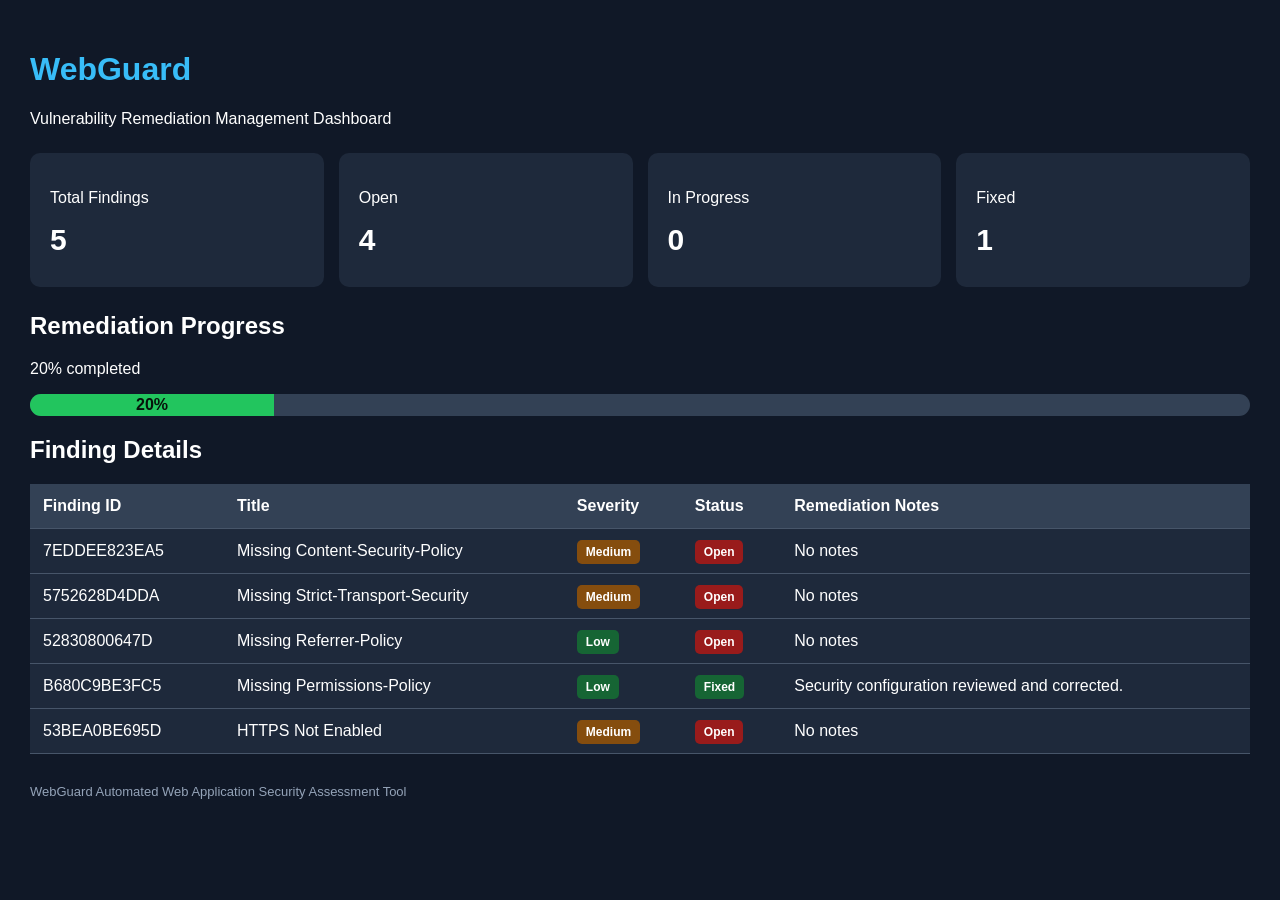
<file: reports/remediation-dashboard.html>
<!DOCTYPE html>
    <html>
    <head>
        <title>WebGuard Remediation Dashboard</title>

        <style>
            body {
                font-family: Arial, sans-serif;
                background: #101827;
                color: white;
                margin: 0;
                padding: 30px;
            }

            h1 {
                color: #38bdf8;
            }

            .cards {
                display: grid;
                grid-template-columns: repeat(auto-fit, minmax(160px, 1fr));
                gap: 15px;
                margin: 25px 0;
            }

            .card {
                background: #1e293b;
                padding: 20px;
                border-radius: 10px;
            }

            .card h2 {
                font-size: 30px;
                margin: 10px 0;
            }

            .progress-container {
                background: #334155;
                height: 22px;
                border-radius: 20px;
                overflow: hidden;
                margin: 15px 0;
            }

            .progress-bar {
                height: 100%;
                width: 20%;
                background: #22c55e;
                text-align: center;
                color: #07130b;
                font-weight: bold;
                line-height: 22px;
            }

            table {
                width: 100%;
                border-collapse: collapse;
                background: #1e293b;
                margin-top: 20px;
            }

            th, td {
                padding: 13px;
                border-bottom: 1px solid #475569;
                text-align: left;
            }

            th {
                background: #334155;
            }

            .status, .severity {
                padding: 5px 9px;
                border-radius: 5px;
                font-size: 12px;
                font-weight: bold;
            }

            .fixed, .low {
                background: #166534;
            }

            .open, .high {
                background: #991b1b;
            }

            .in-progress, .medium {
                background: #854d0e;
            }

            .info {
                background: #1d4ed8;
            }

            .footer {
                margin-top: 30px;
                color: #94a3b8;
                font-size: 13px;
            }
        </style>
    </head>

    <body>

        <h1>WebGuard</h1>
        <p>Vulnerability Remediation Management Dashboard</p>

        <div class="cards">

            <div class="card">
                <p>Total Findings</p>
                <h2>5</h2>
            </div>

            <div class="card">
                <p>Open</p>
                <h2>4</h2>
            </div>

            <div class="card">
                <p>In Progress</p>
                <h2>0</h2>
            </div>

            <div class="card">
                <p>Fixed</p>
                <h2>1</h2>
            </div>

        </div>

        <h2>Remediation Progress</h2>

        <p>20% completed</p>

        <div class="progress-container">
            <div class="progress-bar">20%</div>
        </div>

        <h2>Finding Details</h2>

        <table>
            <tr>
                <th>Finding ID</th>
                <th>Title</th>
                <th>Severity</th>
                <th>Status</th>
                <th>Remediation Notes</th>
            </tr>

            
        <tr>
            <td>7EDDEE823EA5</td>
            <td>Missing Content-Security-Policy</td>
            <td>
                <span class="severity medium">
                    Medium
                </span>
            </td>
            <td>
                <span class="status open">
                    Open
                </span>
            </td>
            <td>No notes</td>
        </tr>
        
        <tr>
            <td>5752628D4DDA</td>
            <td>Missing Strict-Transport-Security</td>
            <td>
                <span class="severity medium">
                    Medium
                </span>
            </td>
            <td>
                <span class="status open">
                    Open
                </span>
            </td>
            <td>No notes</td>
        </tr>
        
        <tr>
            <td>52830800647D</td>
            <td>Missing Referrer-Policy</td>
            <td>
                <span class="severity low">
                    Low
                </span>
            </td>
            <td>
                <span class="status open">
                    Open
                </span>
            </td>
            <td>No notes</td>
        </tr>
        
        <tr>
            <td>B680C9BE3FC5</td>
            <td>Missing Permissions-Policy</td>
            <td>
                <span class="severity low">
                    Low
                </span>
            </td>
            <td>
                <span class="status fixed">
                    Fixed
                </span>
            </td>
            <td>Security configuration reviewed and corrected.</td>
        </tr>
        
        <tr>
            <td>53BEA0BE695D</td>
            <td>HTTPS Not Enabled</td>
            <td>
                <span class="severity medium">
                    Medium
                </span>
            </td>
            <td>
                <span class="status open">
                    Open
                </span>
            </td>
            <td>No notes</td>
        </tr>
        

        </table>

        <div class="footer">
            WebGuard Automated Web Application Security Assessment Tool
        </div>

    </body>
    </html>
</file>
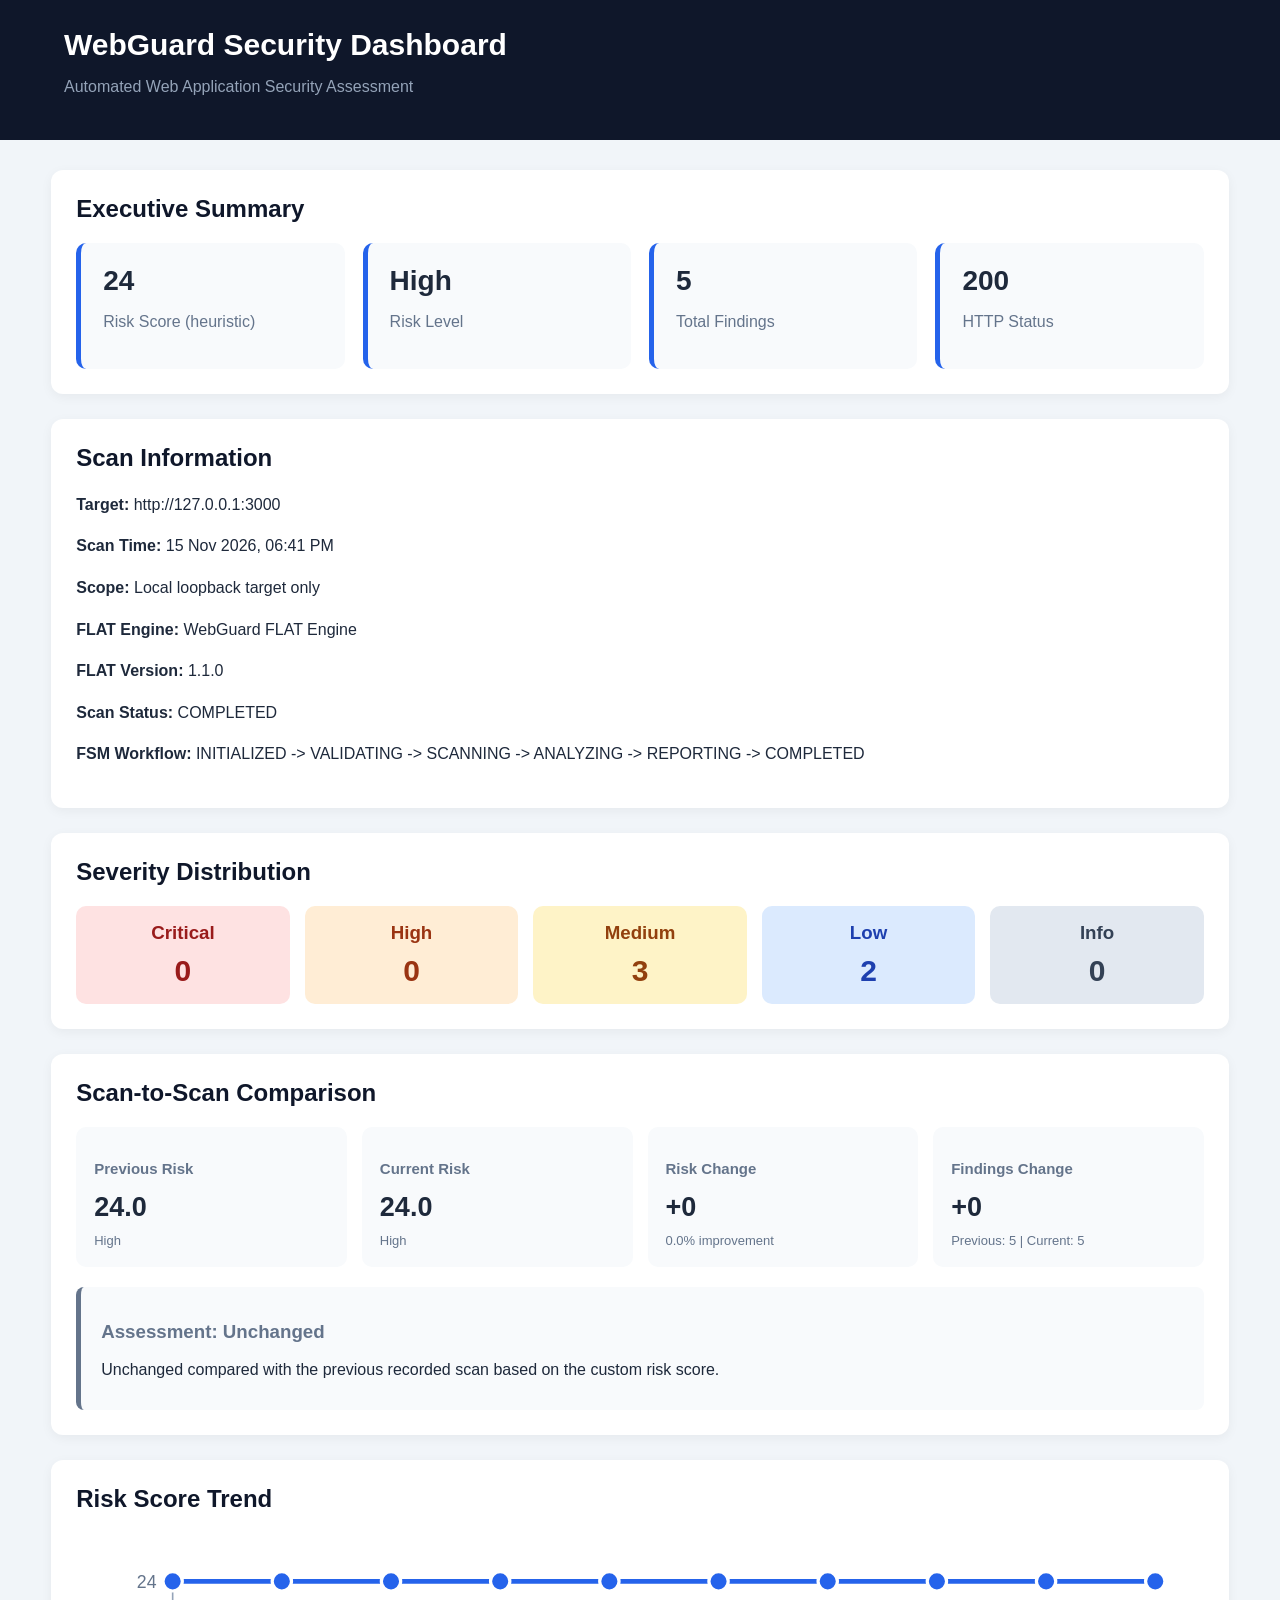
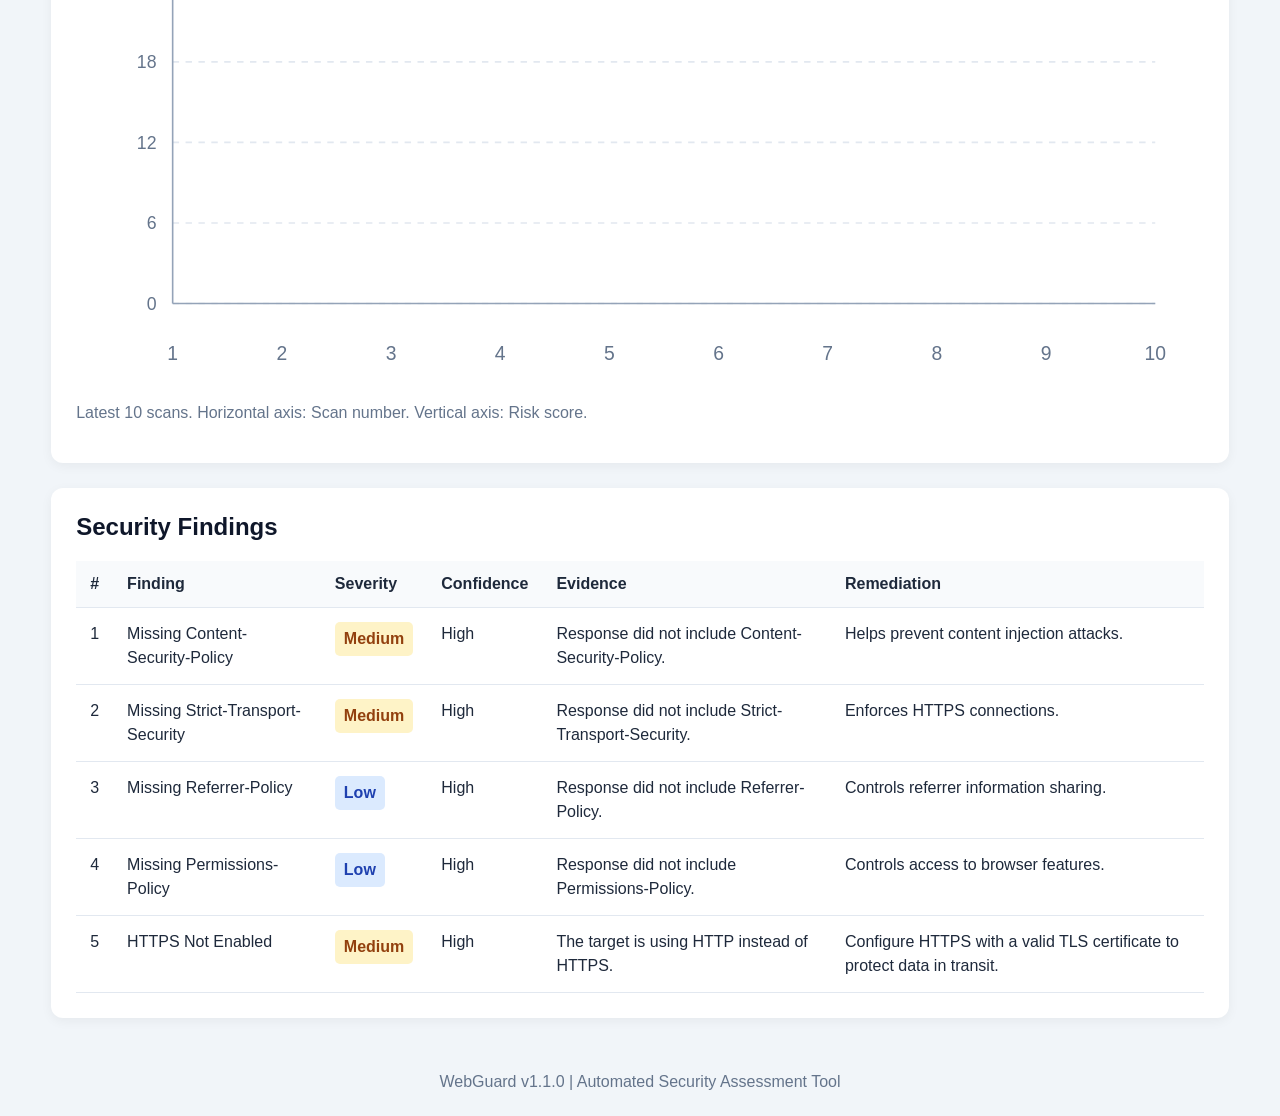
<file: reports/webguard-report.html>
<!DOCTYPE html>
<html lang="en">

<head>
    <meta charset="UTF-8">

    <meta name="viewport"
          content="width=device-width, initial-scale=1.0">

    <title>WebGuard Security Dashboard</title>

    <style>
        * {
            box-sizing: border-box;
        }

        body {
            margin: 0;
            font-family: Arial, sans-serif;
            background: #f1f5f9;
            color: #1e293b;
        }

        header {
            background: #0f172a;
            color: white;
            padding: 28px 5%;
        }

        header h1 {
            margin: 0;
            font-size: 30px;
        }

        header p {
            color: #94a3b8;
        }

        main {
            width: 92%;
            max-width: 1400px;
            margin: 30px auto;
        }

        .section {
            background: white;
            padding: 25px;
            margin-bottom: 25px;
            border-radius: 12px;
            box-shadow: 0 3px 12px rgba(0,0,0,0.05);
        }

        .section h2 {
            margin-top: 0;
            color: #0f172a;
        }

        .overview {
            display: grid;
            grid-template-columns: repeat(
                auto-fit,
                minmax(180px, 1fr)
            );
            gap: 18px;
        }

        .metric {
            padding: 22px;
            background: #f8fafc;
            border-radius: 10px;
            border-left: 5px solid #2563eb;
        }

        .metric h3 {
            margin: 0;
            font-size: 28px;
            overflow-wrap: anywhere;
        }

        .metric p {
            color: #64748b;
        }

        .severity-grid,
        .comparison-grid {
            display: grid;
            grid-template-columns: repeat(
                auto-fit,
                minmax(150px, 1fr)
            );
            gap: 15px;
        }

        .severity-card {
            padding: 16px;
            border-radius: 10px;
            text-align: center;
        }

        .severity-card h3 {
            margin: 0;
        }

        .severity-card p {
            font-size: 30px;
            font-weight: bold;
            margin: 10px 0 0;
        }

        .critical {
            background: #fee2e2;
            color: #991b1b;
        }

        .high {
            background: #ffedd5;
            color: #9a3412;
        }

        .medium {
            background: #fef3c7;
            color: #92400e;
        }

        .low {
            background: #dbeafe;
            color: #1e40af;
        }

        .info {
            background: #e2e8f0;
            color: #334155;
        }

        .comparison-card {
            padding: 18px;
            background: #f8fafc;
            border-radius: 10px;
        }

        .comparison-card h3 {
            font-size: 15px;
            color: #64748b;
        }

        .comparison-card p {
            font-size: 27px;
            font-weight: bold;
            margin: 8px 0;
        }

        .comparison-card span {
            font-size: 13px;
            color: #64748b;
        }

        .assessment {
            margin-top: 20px;
            padding: 15px 20px;
            background: #f8fafc;
            border-radius: 8px;
        }

        .tag {
            padding: 5px 9px;
            border-radius: 5px;
            font-weight: bold;
            display: inline-block;
        }

        .table-container {
            overflow-x: auto;
        }

        table {
            width: 100%;
            border-collapse: collapse;
            min-width: 900px;
        }

        th, td {
            padding: 14px;
            text-align: left;
            border-bottom: 1px solid #e2e8f0;
            vertical-align: top;
        }

        th {
            background: #f8fafc;
        }

        td {
            line-height: 1.5;
        }

        .empty {
            text-align: center;
            padding: 30px;
        }

        .scan-info p {
            overflow-wrap: anywhere;
            line-height: 1.6;
        }

        .workflow {
            overflow-wrap: anywhere;
        }

        footer {
            text-align: center;
            padding: 25px;
            color: #64748b;
        }

        @media (max-width: 600px) {
            header h1 {
                font-size: 23px;
            }

            .section {
                padding: 17px;
            }
        }

        @media print {
            body {
                background: white;
            }

            .section {
                box-shadow: none;
                border: 1px solid #e2e8f0;
                break-inside: avoid;
            }

            header {
                print-color-adjust: exact;
            }
        }
    </style>
</head>

<body>

    <header>
        <h1>WebGuard Security Dashboard</h1>
        <p>Automated Web Application Security Assessment</p>
    </header>

    <main>

        <section class="section">
            <h2>Executive Summary</h2>

            <div class="overview">

                <div class="metric">
                    <h3>24</h3>
                    <p>Risk Score (heuristic)</p>
                </div>

                <div class="metric">
                    <h3>High</h3>
                    <p>Risk Level</p>
                </div>

                <div class="metric">
                    <h3>5</h3>
                    <p>Total Findings</p>
                </div>

                <div class="metric">
                    <h3>200</h3>
                    <p>HTTP Status</p>
                </div>

            </div>
        </section>

        <section class="section scan-info">
            <h2>Scan Information</h2>

            <p><strong>Target:</strong> http://127.0.0.1:3000</p>
            <p><strong>Scan Time:</strong> 15 Nov 2026, 06:41 PM</p>
            <p><strong>Scope:</strong> Local loopback target only</p>
            <p><strong>FLAT Engine:</strong> WebGuard FLAT Engine</p>
            <p><strong>FLAT Version:</strong> 1.1.0</p>
            <p><strong>Scan Status:</strong> COMPLETED</p>
            <p class="workflow">
                <strong>FSM Workflow:</strong> INITIALIZED -&gt; VALIDATING -&gt; SCANNING -&gt; ANALYZING -&gt; REPORTING -&gt; COMPLETED
            </p>
        </section>

        <section class="section">
            <h2>Severity Distribution</h2>

            <div class="severity-grid">
                
        <div class="severity-card critical">
            <h3>Critical</h3>
            <p>0</p>
        </div>
        
        <div class="severity-card high">
            <h3>High</h3>
            <p>0</p>
        </div>
        
        <div class="severity-card medium">
            <h3>Medium</h3>
            <p>3</p>
        </div>
        
        <div class="severity-card low">
            <h3>Low</h3>
            <p>2</p>
        </div>
        
        <div class="severity-card info">
            <h3>Info</h3>
            <p>0</p>
        </div>
        
            </div>
        </section>

        <section class="section">
            <h2>Scan-to-Scan Comparison</h2>
            
        <div class="comparison-grid">

            <div class="comparison-card">
                <h3>Previous Risk</h3>
                <p>24.0</p>
                <span>
                    High
                </span>
            </div>

            <div class="comparison-card">
                <h3>Current Risk</h3>
                <p>24.0</p>
                <span>
                    High
                </span>
            </div>

            <div class="comparison-card">
                <h3>Risk Change</h3>
                <p>+0</p>
                <span>
                    0.0% improvement
                </span>
            </div>

            <div class="comparison-card">
                <h3>Findings Change</h3>
                <p>+0</p>
                <span>
                    Previous: 5
                    |
                    Current: 5
                </span>
            </div>

        </div>

        <div class="assessment"
             style="border-left:5px solid #64748b;">

            <h3 style="color:#64748b;">
                Assessment: Unchanged
            </h3>

            <p>
                Unchanged compared with the previous
                recorded scan based on the custom risk score.
            </p>

        </div>
        
        </section>

        <section class="section">
            <h2>Risk Score Trend</h2>
            
    <div style="width:100%;overflow-x:auto;">
        <svg viewBox="0 0 700 280"
             role="img"
             aria-label="Risk score trend chart"
             style="width:100%;min-width:450px;">

            
        <line x1="60" y1="230"
              x2="670" y2="230"
              stroke="#e2e8f0"
              stroke-dasharray="4 4"/>

        <text x="50" y="234"
              text-anchor="end"
              font-size="11"
              fill="#64748b">
            0
        </text>
        
        <line x1="60" y1="180.0"
              x2="670" y2="180.0"
              stroke="#e2e8f0"
              stroke-dasharray="4 4"/>

        <text x="50" y="184.0"
              text-anchor="end"
              font-size="11"
              fill="#64748b">
            6
        </text>
        
        <line x1="60" y1="130.0"
              x2="670" y2="130.0"
              stroke="#e2e8f0"
              stroke-dasharray="4 4"/>

        <text x="50" y="134.0"
              text-anchor="end"
              font-size="11"
              fill="#64748b">
            12
        </text>
        
        <line x1="60" y1="80.0"
              x2="670" y2="80.0"
              stroke="#e2e8f0"
              stroke-dasharray="4 4"/>

        <text x="50" y="84.0"
              text-anchor="end"
              font-size="11"
              fill="#64748b">
            18
        </text>
        
        <line x1="60" y1="30"
              x2="670" y2="30"
              stroke="#e2e8f0"
              stroke-dasharray="4 4"/>

        <text x="50" y="34"
              text-anchor="end"
              font-size="11"
              fill="#64748b">
            24
        </text>
        

            <line x1="60" y1="30"
                  x2="60" y2="230"
                  stroke="#94a3b8"/>

            <line x1="60" y1="230"
                  x2="670" y2="230"
                  stroke="#94a3b8"/>

            <polyline points="60.0,30.0 127.8,30.0 195.6,30.0 263.3,30.0 331.1,30.0 398.9,30.0 466.7,30.0 534.4,30.0 602.2,30.0 670.0,30.0"
                      fill="none"
                      stroke="#2563eb"
                      stroke-width="3"
                      stroke-linejoin="round"
                      stroke-linecap="round"/>

            
        <circle cx="60.0" cy="30.0" r="6"
                fill="#2563eb"
                stroke="white"
                stroke-width="2">
            <title>
                Scan 1: Risk score 24.0
            </title>
        </circle>
        
        <circle cx="127.77777777777777" cy="30.0" r="6"
                fill="#2563eb"
                stroke="white"
                stroke-width="2">
            <title>
                Scan 2: Risk score 24.0
            </title>
        </circle>
        
        <circle cx="195.55555555555554" cy="30.0" r="6"
                fill="#2563eb"
                stroke="white"
                stroke-width="2">
            <title>
                Scan 3: Risk score 24.0
            </title>
        </circle>
        
        <circle cx="263.33333333333337" cy="30.0" r="6"
                fill="#2563eb"
                stroke="white"
                stroke-width="2">
            <title>
                Scan 4: Risk score 24.0
            </title>
        </circle>
        
        <circle cx="331.1111111111111" cy="30.0" r="6"
                fill="#2563eb"
                stroke="white"
                stroke-width="2">
            <title>
                Scan 5: Risk score 24.0
            </title>
        </circle>
        
        <circle cx="398.8888888888889" cy="30.0" r="6"
                fill="#2563eb"
                stroke="white"
                stroke-width="2">
            <title>
                Scan 6: Risk score 24.0
            </title>
        </circle>
        
        <circle cx="466.6666666666667" cy="30.0" r="6"
                fill="#2563eb"
                stroke="white"
                stroke-width="2">
            <title>
                Scan 7: Risk score 24.0
            </title>
        </circle>
        
        <circle cx="534.4444444444445" cy="30.0" r="6"
                fill="#2563eb"
                stroke="white"
                stroke-width="2">
            <title>
                Scan 8: Risk score 24.0
            </title>
        </circle>
        
        <circle cx="602.2222222222222" cy="30.0" r="6"
                fill="#2563eb"
                stroke="white"
                stroke-width="2">
            <title>
                Scan 9: Risk score 24.0
            </title>
        </circle>
        
        <circle cx="670.0" cy="30.0" r="6"
                fill="#2563eb"
                stroke="white"
                stroke-width="2">
            <title>
                Scan 10: Risk score 24.0
            </title>
        </circle>
        
            
        <text x="60.0" y="265"
              text-anchor="middle"
              font-size="12"
              fill="#64748b">
            1
        </text>
        
        <text x="127.77777777777777" y="265"
              text-anchor="middle"
              font-size="12"
              fill="#64748b">
            2
        </text>
        
        <text x="195.55555555555554" y="265"
              text-anchor="middle"
              font-size="12"
              fill="#64748b">
            3
        </text>
        
        <text x="263.33333333333337" y="265"
              text-anchor="middle"
              font-size="12"
              fill="#64748b">
            4
        </text>
        
        <text x="331.1111111111111" y="265"
              text-anchor="middle"
              font-size="12"
              fill="#64748b">
            5
        </text>
        
        <text x="398.8888888888889" y="265"
              text-anchor="middle"
              font-size="12"
              fill="#64748b">
            6
        </text>
        
        <text x="466.6666666666667" y="265"
              text-anchor="middle"
              font-size="12"
              fill="#64748b">
            7
        </text>
        
        <text x="534.4444444444445" y="265"
              text-anchor="middle"
              font-size="12"
              fill="#64748b">
            8
        </text>
        
        <text x="602.2222222222222" y="265"
              text-anchor="middle"
              font-size="12"
              fill="#64748b">
            9
        </text>
        
        <text x="670.0" y="265"
              text-anchor="middle"
              font-size="12"
              fill="#64748b">
            10
        </text>
        

        </svg>
    </div>

    <p style="color:#64748b;">
        Latest 10 scans.
        Horizontal axis: Scan number.
        Vertical axis: Risk score.
    </p>
    
        </section>

        <section class="section">
            <h2>Security Findings</h2>

            <div class="table-container">
                <table>
                    <thead>
                        <tr>
                            <th>#</th>
                            <th>Finding</th>
                            <th>Severity</th>
                            <th>Confidence</th>
                            <th>Evidence</th>
                            <th>Remediation</th>
                        </tr>
                    </thead>

                    <tbody>
                        
        <tr>
            <td>1</td>
            <td>Missing Content-Security-Policy</td>
            <td>
                <span class="tag medium">
                    Medium
                </span>
            </td>
            <td>High</td>
            <td>Response did not include Content-Security-Policy.</td>
            <td>Helps prevent content injection attacks.</td>
        </tr>
        
        <tr>
            <td>2</td>
            <td>Missing Strict-Transport-Security</td>
            <td>
                <span class="tag medium">
                    Medium
                </span>
            </td>
            <td>High</td>
            <td>Response did not include Strict-Transport-Security.</td>
            <td>Enforces HTTPS connections.</td>
        </tr>
        
        <tr>
            <td>3</td>
            <td>Missing Referrer-Policy</td>
            <td>
                <span class="tag low">
                    Low
                </span>
            </td>
            <td>High</td>
            <td>Response did not include Referrer-Policy.</td>
            <td>Controls referrer information sharing.</td>
        </tr>
        
        <tr>
            <td>4</td>
            <td>Missing Permissions-Policy</td>
            <td>
                <span class="tag low">
                    Low
                </span>
            </td>
            <td>High</td>
            <td>Response did not include Permissions-Policy.</td>
            <td>Controls access to browser features.</td>
        </tr>
        
        <tr>
            <td>5</td>
            <td>HTTPS Not Enabled</td>
            <td>
                <span class="tag medium">
                    Medium
                </span>
            </td>
            <td>High</td>
            <td>The target is using HTTP instead of HTTPS.</td>
            <td>Configure HTTPS with a valid TLS certificate to protect data in transit.</td>
        </tr>
        
                    </tbody>
                </table>
            </div>
        </section>

    </main>

    <footer>
        WebGuard v1.1.0 |
        Automated Security Assessment Tool
    </footer>

</body>
</html>
</file>
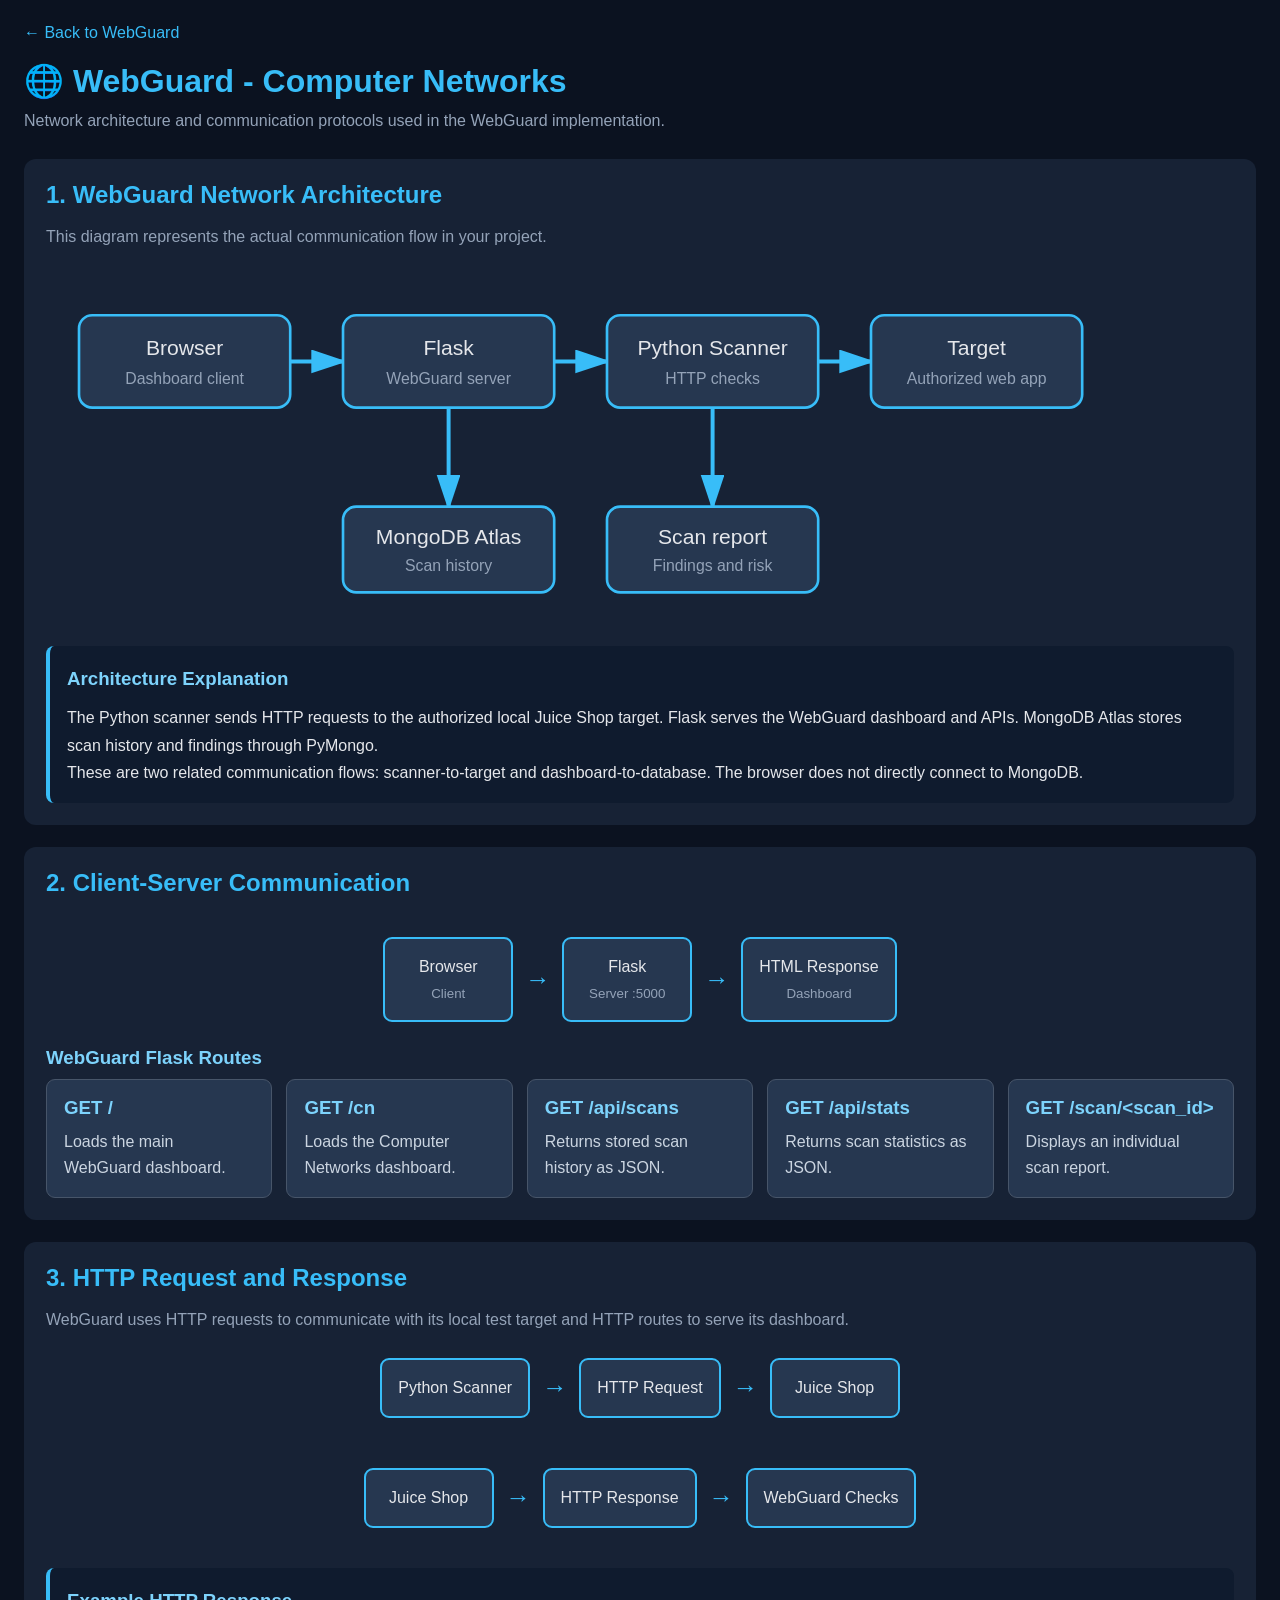
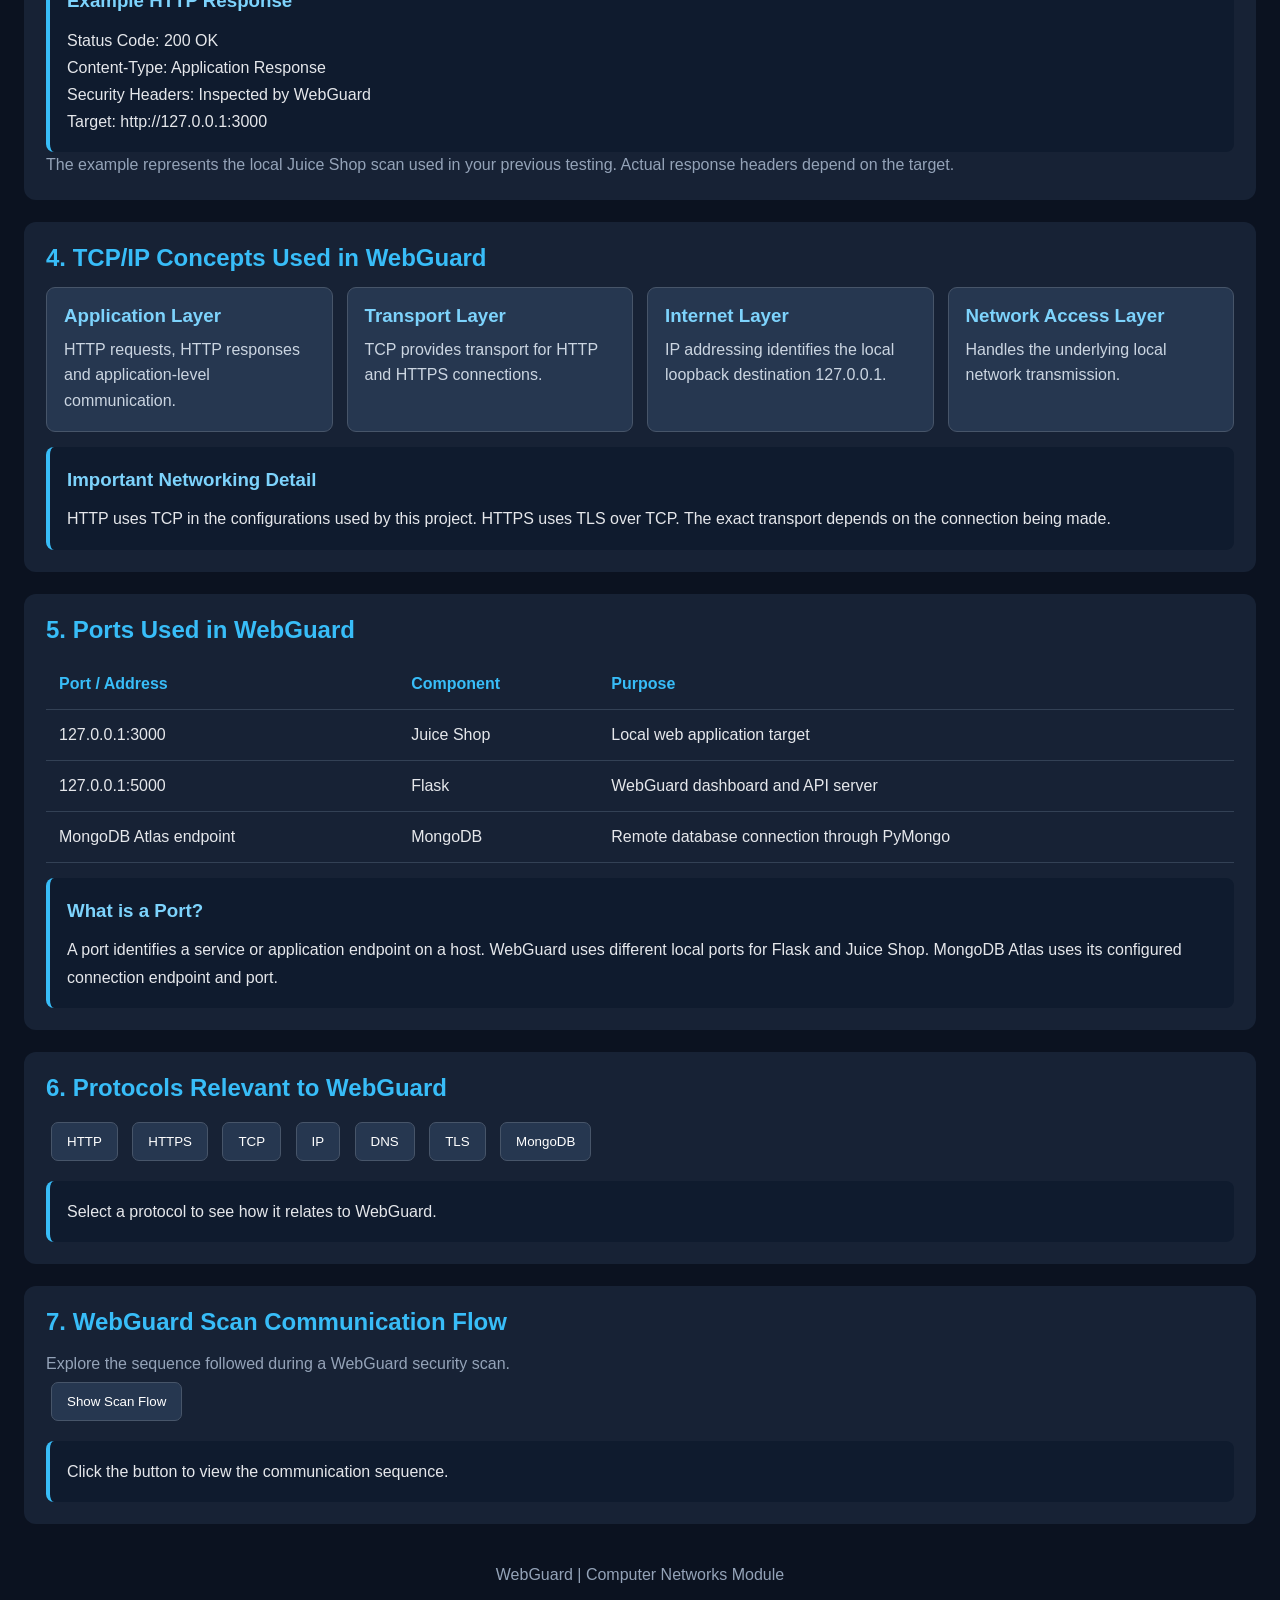
<file: templates/cn_dashboard.html>
<!DOCTYPE html>
<html lang="en">
<head>
<meta charset="UTF-8">
<meta name="viewport" content="width=device-width, initial-scale=1.0">
<title>WebGuard | CN Architecture</title>

<style>
* {
    box-sizing: border-box;
    margin: 0;
    padding: 0;
}

body {
    font-family: Arial, sans-serif;
    background: #0b1220;
    color: #e5e7eb;
    padding: 24px;
}

header {
    margin-bottom: 25px;
}

header h1 {
    color: #38bdf8;
    margin-bottom: 8px;
}

header p, .muted {
    color: #94a3b8;
    line-height: 1.6;
}

.back {
    display: inline-block;
    margin-bottom: 20px;
    color: #38bdf8;
    text-decoration: none;
}

.section {
    background: #172235;
    border-radius: 12px;
    padding: 22px;
    margin-bottom: 22px;
}

h2 {
    color: #38bdf8;
    margin-bottom: 15px;
}

h3 {
    margin-bottom: 10px;
    color: #7dd3fc;
}

.grid {
    display: grid;
    grid-template-columns: repeat(auto-fit, minmax(190px, 1fr));
    gap: 14px;
}

.card {
    background: #263750;
    border: 1px solid #475569;
    border-radius: 9px;
    padding: 17px;
}

.card p {
    color: #cbd5e1;
    line-height: 1.6;
    margin-top: 8px;
}

.diagram {
    display: flex;
    justify-content: center;
    align-items: center;
    flex-wrap: wrap;
    gap: 12px;
    padding: 25px 5px;
}

.architecture-diagram {
    display: block;
    width: 100%;
    height: auto;
    margin: 20px auto;
}

.diagram-box {
    fill: #263750;
    stroke: #38bdf8;
    stroke-width: 2;
}

.diagram-line {
    fill: none;
    stroke: #38bdf8;
    stroke-width: 3;
    marker-end: url(#cn-arrow);
}

.diagram-label {
    fill: #e5e7eb;
    font: 16px Arial, sans-serif;
    text-anchor: middle;
}

.diagram-detail {
    fill: #94a3b8;
    font: 12px Arial, sans-serif;
    text-anchor: middle;
}

.node {
    background: #263750;
    border: 2px solid #38bdf8;
    border-radius: 9px;
    padding: 16px;
    min-width: 130px;
    text-align: center;
    line-height: 1.5;
}

.node small {
    display: block;
    color: #94a3b8;
    margin-top: 5px;
}

.arrow {
    color: #38bdf8;
    font-size: 25px;
}

.info {
    background: #0f1b2e;
    border-left: 4px solid #38bdf8;
    border-radius: 8px;
    padding: 17px;
    line-height: 1.7;
    margin-top: 15px;
}

button {
    background: #263750;
    color: white;
    border: 1px solid #475569;
    padding: 11px 15px;
    border-radius: 7px;
    cursor: pointer;
    margin: 5px;
}

button:hover, button.active {
    background: #0369a1;
    border-color: #38bdf8;
}

.flow-step {
    background: #263750;
    padding: 13px;
    margin: 9px 0;
    border-radius: 7px;
    border-left: 4px solid #22c55e;
    line-height: 1.6;
}

table {
    width: 100%;
    border-collapse: collapse;
    margin-top: 12px;
}

th, td {
    text-align: left;
    padding: 13px;
    border-bottom: 1px solid #334155;
    line-height: 1.5;
}

th {
    color: #38bdf8;
}

footer {
    text-align: center;
    padding: 20px;
    color: #94a3b8;
}

@media(max-width: 600px) {
    body {
        padding: 12px;
    }

    .section {
        padding: 15px;
    }

    table {
        font-size: 13px;
    }
}
</style>
</head>

<body>

<a href="/" class="back">← Back to WebGuard</a>

<header>
    <h1>🌐 WebGuard - Computer Networks</h1>
    <p>Network architecture and communication protocols used in the WebGuard implementation.</p>
</header>

<!-- ARCHITECTURE -->
<section class="section">
    <h2>1. WebGuard Network Architecture</h2>

    <p class="muted">
        This diagram represents the actual communication flow in your project.
    </p>

    <svg class="architecture-diagram" viewBox="0 0 900 270" role="img"
         aria-labelledby="cn-diagram-title cn-diagram-description">
        <title id="cn-diagram-title">WebGuard network architecture</title>
        <desc id="cn-diagram-description">
            The browser communicates with Flask. Flask coordinates the scanner,
            which sends HTTP requests to the target, while scan history is stored
            in MongoDB Atlas.
        </desc>
        <defs>
            <marker id="cn-arrow" markerWidth="10" markerHeight="10"
                    refX="8" refY="3" orient="auto" markerUnits="strokeWidth">
                <path d="M0,0 L0,6 L9,3 z" fill="#38bdf8"></path>
            </marker>
        </defs>
        <path class="diagram-line" d="M185 70 H225"></path>
        <path class="diagram-line" d="M385 70 H425"></path>
        <path class="diagram-line" d="M585 70 H625"></path>
        <path class="diagram-line" d="M305 105 V180"></path>
        <path class="diagram-line" d="M505 105 V180"></path>
        <rect class="diagram-box" x="25" y="35" width="160" height="70" rx="10"></rect>
        <rect class="diagram-box" x="225" y="35" width="160" height="70" rx="10"></rect>
        <rect class="diagram-box" x="425" y="35" width="160" height="70" rx="10"></rect>
        <rect class="diagram-box" x="625" y="35" width="160" height="70" rx="10"></rect>
        <rect class="diagram-box" x="225" y="180" width="160" height="65" rx="10"></rect>
        <rect class="diagram-box" x="425" y="180" width="160" height="65" rx="10"></rect>
        <text class="diagram-label" x="105" y="65">Browser</text>
        <text class="diagram-detail" x="105" y="87">Dashboard client</text>
        <text class="diagram-label" x="305" y="65">Flask</text>
        <text class="diagram-detail" x="305" y="87">WebGuard server</text>
        <text class="diagram-label" x="505" y="65">Python Scanner</text>
        <text class="diagram-detail" x="505" y="87">HTTP checks</text>
        <text class="diagram-label" x="705" y="65">Target</text>
        <text class="diagram-detail" x="705" y="87">Authorized web app</text>
        <text class="diagram-label" x="305" y="208">MongoDB Atlas</text>
        <text class="diagram-detail" x="305" y="229">Scan history</text>
        <text class="diagram-label" x="505" y="208">Scan report</text>
        <text class="diagram-detail" x="505" y="229">Findings and risk</text>
    </svg>

    <div class="info">
        <h3>Architecture Explanation</h3>
        <p>
            The Python scanner sends HTTP requests to the authorized local
            Juice Shop target. Flask serves the WebGuard dashboard and APIs.
            MongoDB Atlas stores scan history and findings through PyMongo.
        </p>
        <p>
            These are two related communication flows: scanner-to-target
            and dashboard-to-database. The browser does not directly connect
            to MongoDB.
        </p>
    </div>
</section>

<!-- CLIENT SERVER -->
<section class="section">
    <h2>2. Client-Server Communication</h2>

    <div class="diagram">
        <div class="node">
            Browser
            <small>Client</small>
        </div>

        <div class="arrow">→</div>

        <div class="node">
            Flask
            <small>Server :5000</small>
        </div>

        <div class="arrow">→</div>

        <div class="node">
            HTML Response
            <small>Dashboard</small>
        </div>
    </div>

    <h3>WebGuard Flask Routes</h3>

    <div class="grid">
        <div class="card">
            <h3>GET /</h3>
            <p>Loads the main WebGuard dashboard.</p>
        </div>

        <div class="card">
            <h3>GET /cn</h3>
            <p>Loads the Computer Networks dashboard.</p>
        </div>

        <div class="card">
            <h3>GET /api/scans</h3>
            <p>Returns stored scan history as JSON.</p>
        </div>

        <div class="card">
            <h3>GET /api/stats</h3>
            <p>Returns scan statistics as JSON.</p>
        </div>

        <div class="card">
            <h3>GET /scan/&lt;scan_id&gt;</h3>
            <p>Displays an individual scan report.</p>
        </div>
    </div>
</section>

<!-- HTTP COMMUNICATION -->
<section class="section">
    <h2>3. HTTP Request and Response</h2>

    <p class="muted">
        WebGuard uses HTTP requests to communicate with its local test target
        and HTTP routes to serve its dashboard.
    </p>

    <div class="diagram">
        <div class="node">Python Scanner</div>
        <div class="arrow">→</div>
        <div class="node">HTTP Request</div>
        <div class="arrow">→</div>
        <div class="node">Juice Shop</div>
    </div>

    <div class="diagram">
        <div class="node">Juice Shop</div>
        <div class="arrow">→</div>
        <div class="node">HTTP Response</div>
        <div class="arrow">→</div>
        <div class="node">WebGuard Checks</div>
    </div>

    <div class="info">
        <h3>Example HTTP Response</h3>
        <p>Status Code: 200 OK</p>
        <p>Content-Type: Application Response</p>
        <p>Security Headers: Inspected by WebGuard</p>
        <p>Target: http://127.0.0.1:3000</p>
    </div>

    <p class="muted">
        The example represents the local Juice Shop scan used in your
        previous testing. Actual response headers depend on the target.
    </p>
</section>

<!-- TCP IP -->
<section class="section">
    <h2>4. TCP/IP Concepts Used in WebGuard</h2>

    <div class="grid">
        <div class="card">
            <h3>Application Layer</h3>
            <p>HTTP requests, HTTP responses and application-level communication.</p>
        </div>

        <div class="card">
            <h3>Transport Layer</h3>
            <p>TCP provides transport for HTTP and HTTPS connections.</p>
        </div>

        <div class="card">
            <h3>Internet Layer</h3>
            <p>IP addressing identifies the local loopback destination 127.0.0.1.</p>
        </div>

        <div class="card">
            <h3>Network Access Layer</h3>
            <p>Handles the underlying local network transmission.</p>
        </div>
    </div>

    <div class="info">
        <h3>Important Networking Detail</h3>
        <p>
            HTTP uses TCP in the configurations used by this project.
            HTTPS uses TLS over TCP. The exact transport depends on the
            connection being made.
        </p>
    </div>
</section>

<!-- PORTS -->
<section class="section">
    <h2>5. Ports Used in WebGuard</h2>

    <table>
        <thead>
            <tr>
                <th>Port / Address</th>
                <th>Component</th>
                <th>Purpose</th>
            </tr>
        </thead>

        <tbody>
            <tr>
                <td>127.0.0.1:3000</td>
                <td>Juice Shop</td>
                <td>Local web application target</td>
            </tr>

            <tr>
                <td>127.0.0.1:5000</td>
                <td>Flask</td>
                <td>WebGuard dashboard and API server</td>
            </tr>

            <tr>
                <td>MongoDB Atlas endpoint</td>
                <td>MongoDB</td>
                <td>Remote database connection through PyMongo</td>
            </tr>
        </tbody>
    </table>

    <div class="info">
        <h3>What is a Port?</h3>
        <p>
            A port identifies a service or application endpoint on a host.
            WebGuard uses different local ports for Flask and Juice Shop.
            MongoDB Atlas uses its configured connection endpoint and port.
        </p>
    </div>
</section>

<!-- PROTOCOL EXPLORER -->
<section class="section">
    <h2>6. Protocols Relevant to WebGuard</h2>

    <div>
        <button onclick="showProtocol('HTTP', this)">HTTP</button>
        <button onclick="showProtocol('HTTPS', this)">HTTPS</button>
        <button onclick="showProtocol('TCP', this)">TCP</button>
        <button onclick="showProtocol('IP', this)">IP</button>
        <button onclick="showProtocol('DNS', this)">DNS</button>
        <button onclick="showProtocol('TLS', this)">TLS</button>
        <button onclick="showProtocol('MongoDB', this)">MongoDB</button>
    </div>

    <div class="info" id="protocolInfo">
        Select a protocol to see how it relates to WebGuard.
    </div>
</section>

<!-- SCAN FLOW -->
<section class="section">
    <h2>7. WebGuard Scan Communication Flow</h2>

    <p class="muted">
        Explore the sequence followed during a WebGuard security scan.
    </p>

    <button onclick="showScanFlow()">Show Scan Flow</button>

    <div id="scanFlow" class="info">
        Click the button to view the communication sequence.
    </div>
</section>

<footer>
    WebGuard | Computer Networks Module
</footer>

<script>

const protocolDetails = {
    HTTP: {
        title: "HTTP - Hypertext Transfer Protocol",
        description: "WebGuard uses HTTP requests through Python Requests to communicate with a local web application such as Juice Shop. Flask also serves dashboard pages and API responses over HTTP.",
        usage: "Scanner-to-target communication and browser-to-Flask communication.",
        example: "http://127.0.0.1:3000"
    },

    HTTPS: {
        title: "HTTPS",
        description: "HTTPS protects HTTP communication using TLS. WebGuard checks whether the target uses HTTPS and inspects relevant security headers. The current lab target uses HTTP.",
        usage: "HTTPS security assessment.",
        example: "https://localhost (subject to local target validation)"
    },

    TCP: {
        title: "TCP - Transmission Control Protocol",
        description: "TCP provides reliable, ordered byte-stream transport for the HTTP connections used in the current WebGuard setup.",
        usage: "Underlying transport for HTTP and HTTPS connections.",
        example: "TCP connections to local application services."
    },

    IP: {
        title: "IP - Internet Protocol",
        description: "IP provides addressing and packet routing. WebGuard's target restriction permits loopback addresses such as 127.0.0.1.",
        usage: "Identifying the local target address.",
        example: "127.0.0.1"
    },

    DNS: {
        title: "DNS - Domain Name System",
        description: "DNS resolves hostnames into IP addresses. MongoDB Atlas SRV connection strings can use DNS SRV and TXT lookups to discover connection information.",
        usage: "Hostname resolution and MongoDB Atlas connection discovery.",
        example: "mongodb+srv:// connection string"
    },

    TLS: {
        title: "TLS - Transport Layer Security",
        description: "TLS protects data exchanged over supported secure connections. HTTPS uses TLS, and MongoDB Atlas connections normally use TLS.",
        usage: "Protecting remote database communication and HTTPS connections.",
        example: "MongoDB Atlas secure connection"
    },

    MongoDB: {
        title: "MongoDB Wire Protocol",
        description: "WebGuard uses PyMongo to communicate with MongoDB Atlas. Database operations use the MongoDB wire protocol over a network connection, not HTTP REST requests.",
        usage: "Saving scan reports and retrieving scan history.",
        example: "database.py → MongoDB Atlas"
    }
};

function showProtocol(name, button) {
    document.querySelectorAll("#protocolInfo").forEach(() => {});

    document.querySelectorAll(".section button").forEach(btn => {
        btn.classList.remove("active");
    });

    button.classList.add("active");

    const data = protocolDetails[name];
    const container = document.getElementById("protocolInfo");

    container.replaceChildren();

    const heading = document.createElement("h3");
    heading.textContent = data.title;

    const description = document.createElement("p");
    description.textContent = data.description;

    const usage = document.createElement("p");
    usage.textContent = "WebGuard Usage: " + data.usage;

    const example = document.createElement("p");
    example.textContent = "Example: " + data.example;

    container.append(heading, description, usage, example);
}

function showScanFlow() {
    const container = document.getElementById("scanFlow");

    const steps = [
        "1. User starts the scanner with an authorized localhost target.",
        "2. FLAT Engine validates URL syntax using Regex and DFA.",
        "3. Local-only target validation checks the destination.",
        "4. Python Requests sends an HTTP request to the target.",
        "5. WebGuard inspects the HTTP response and security headers.",
        "6. Risk engine calculates the risk score and risk level.",
        "7. Scan report is saved locally and optionally stored in MongoDB Atlas.",
        "8. Flask dashboard retrieves saved scan history and displays results."
    ];

    container.replaceChildren();

    steps.forEach(step => {
        const item = document.createElement("div");
        item.className = "flow-step";
        item.textContent = step;
        container.appendChild(item);
    });
}

</script>

</body>
</html>
</file>
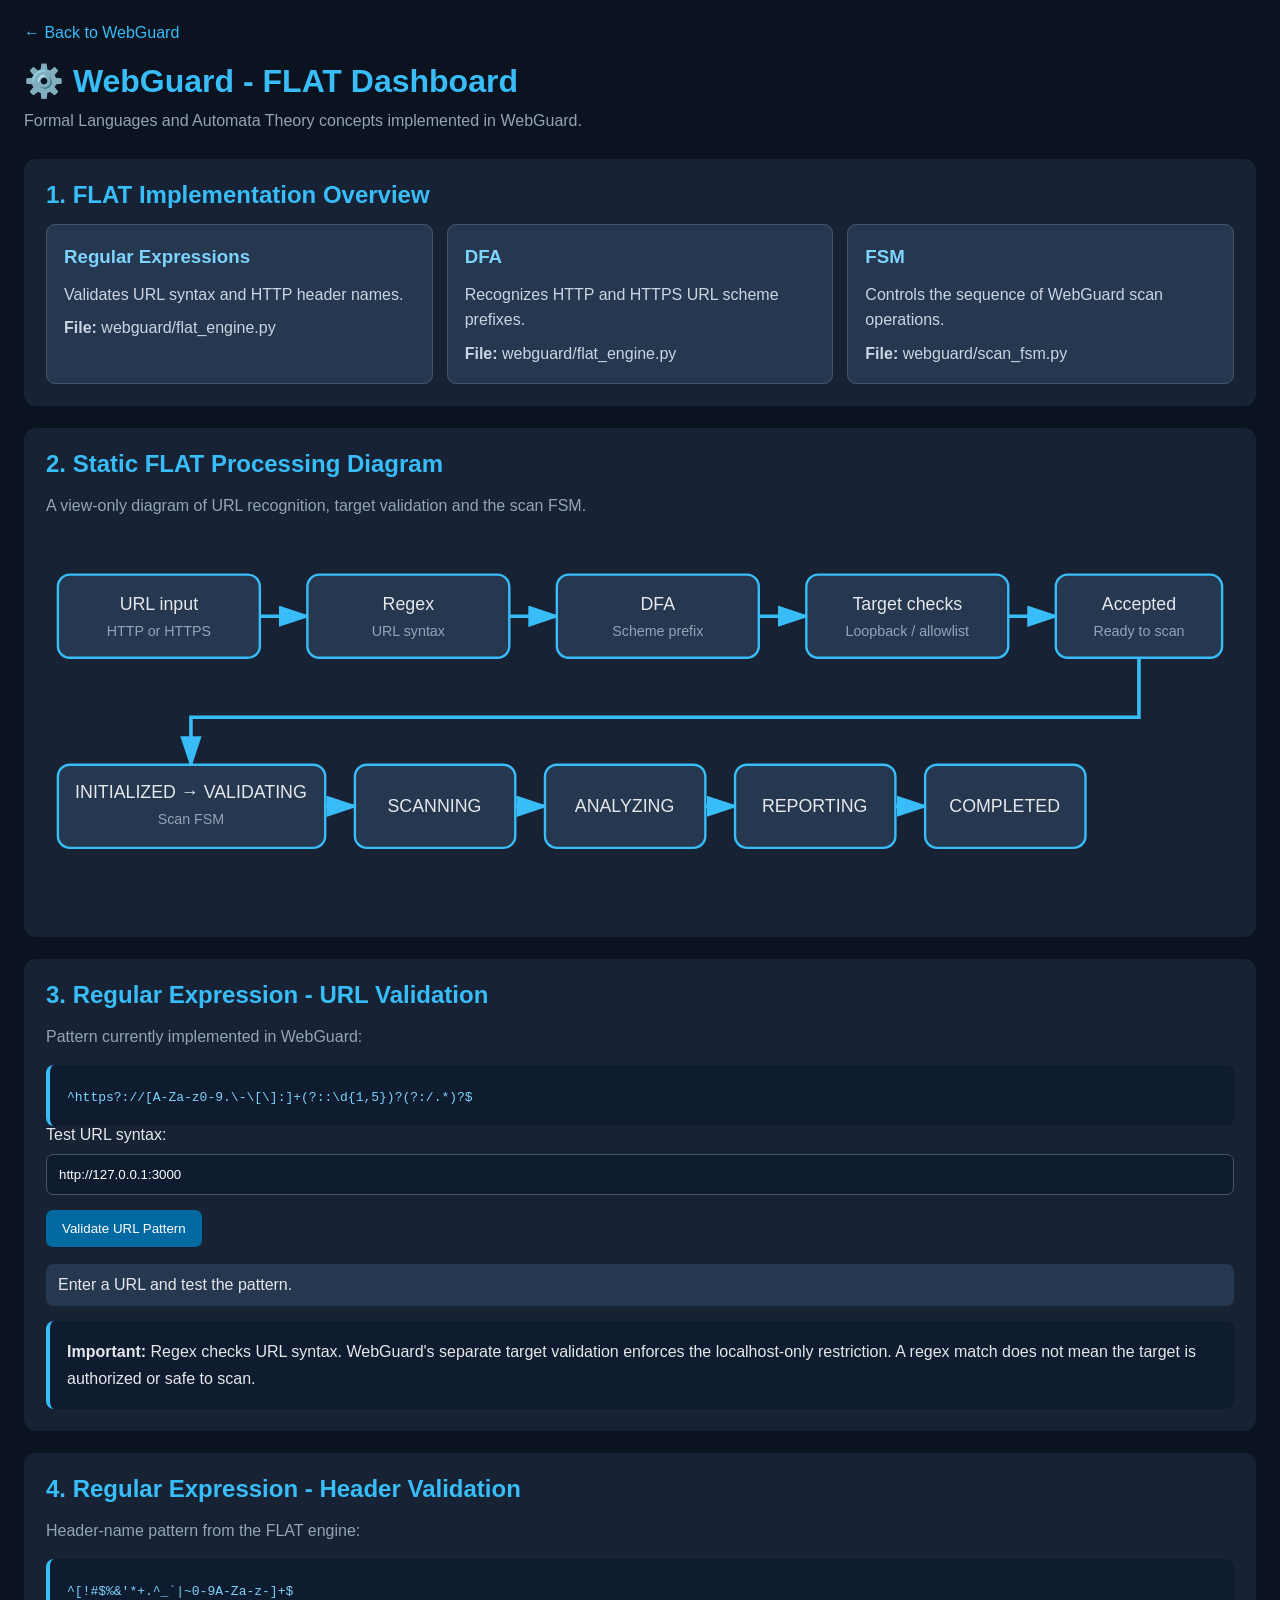
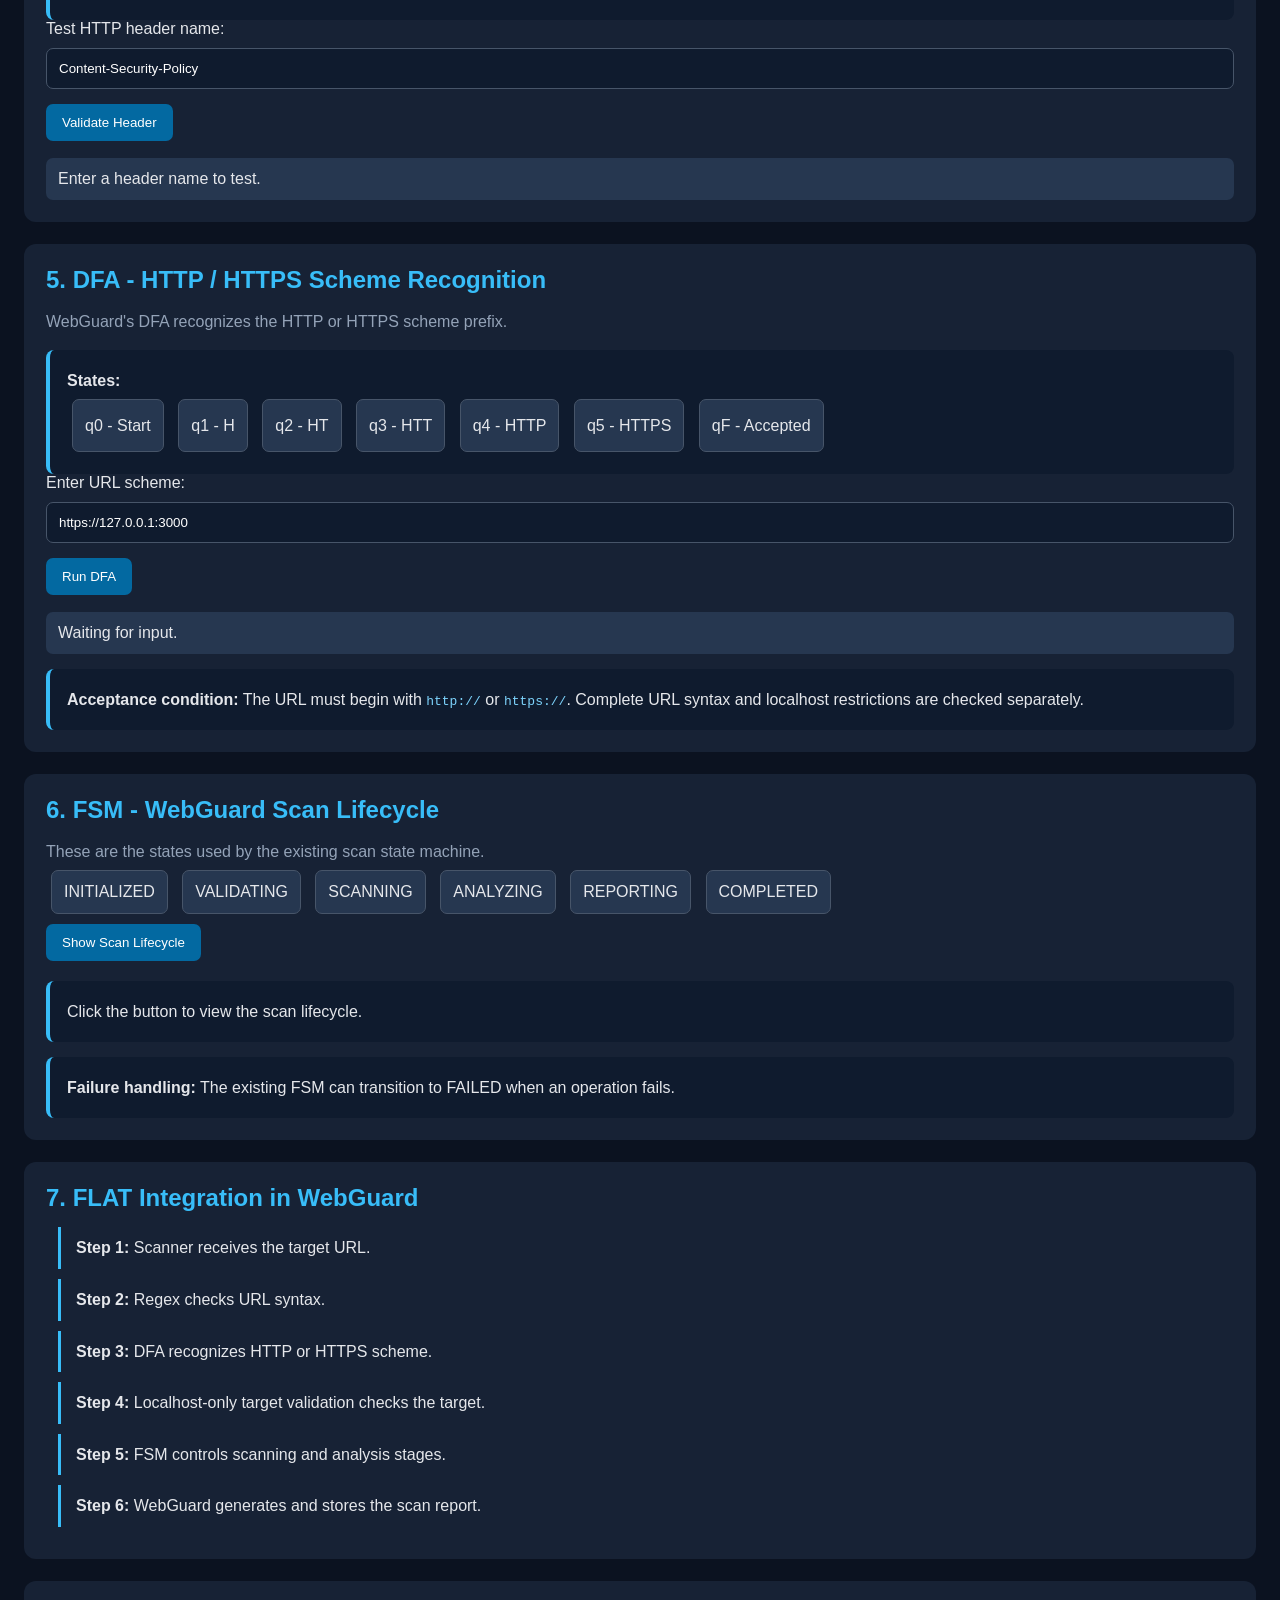
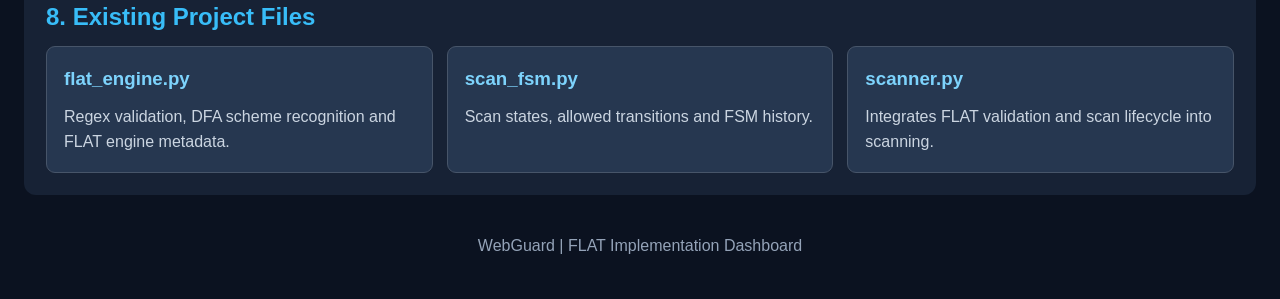
<file: templates/flat_dashboard.html>
<!DOCTYPE html>
<html lang="en">
<head>
<meta charset="UTF-8">
<meta name="viewport" content="width=device-width, initial-scale=1.0">
<title>WebGuard | FLAT Dashboard</title>

<style>
* { box-sizing: border-box; margin: 0; padding: 0; }

body {
    font-family: Arial, sans-serif;
    background: #0b1220;
    color: #e5e7eb;
    padding: 24px;
}

header { margin-bottom: 25px; }
header h1 { color: #38bdf8; margin-bottom: 8px; }
header p, .muted { color: #94a3b8; line-height: 1.6; }

.back {
    display: inline-block;
    margin-bottom: 20px;
    color: #38bdf8;
    text-decoration: none;
}

.section {
    background: #172235;
    padding: 22px;
    border-radius: 12px;
    margin-bottom: 22px;
}

h2 { color: #38bdf8; margin-bottom: 15px; }
h3 { color: #7dd3fc; margin-bottom: 10px; }

.grid {
    display: grid;
    grid-template-columns: repeat(auto-fit, minmax(200px, 1fr));
    gap: 14px;
}

.card {
    background: #263750;
    border: 1px solid #475569;
    border-radius: 9px;
    padding: 17px;
    line-height: 1.6;
}

.card p { color: #cbd5e1; margin-top: 8px; }

.info {
    background: #0f1b2e;
    border-left: 4px solid #38bdf8;
    padding: 17px;
    border-radius: 8px;
    margin-top: 15px;
    line-height: 1.7;
}

input {
    width: 100%;
    padding: 12px;
    margin: 10px 0;
    background: #0f1b2e;
    color: white;
    border: 1px solid #475569;
    border-radius: 7px;
}

button {
    background: #0369a1;
    color: white;
    border: none;
    border-radius: 7px;
    padding: 11px 16px;
    cursor: pointer;
    margin: 5px 0;
}

button:hover { background: #0284c7; }

.result {
    padding: 12px;
    margin-top: 12px;
    border-radius: 7px;
    background: #263750;
    overflow-wrap: anywhere;
}

.state {
    display: inline-block;
    background: #263750;
    border: 1px solid #475569;
    padding: 12px;
    margin: 5px;
    border-radius: 7px;
}

.active {
    background: #075985;
    border-color: #38bdf8;
}

.flow {
    border-left: 3px solid #38bdf8;
    margin: 10px 0 10px 12px;
    padding: 8px 15px;
    line-height: 1.6;
}

.flat-diagram {
    display: block;
    width: 100%;
    height: auto;
    margin: 20px auto;
}

.diagram-box {
    fill: #263750;
    stroke: #38bdf8;
    stroke-width: 2;
}

.diagram-line {
    fill: none;
    stroke: #38bdf8;
    stroke-width: 3;
    marker-end: url(#flat-arrow);
}

.diagram-label {
    fill: #e5e7eb;
    font: 15px Arial, sans-serif;
    text-anchor: middle;
}

.diagram-detail {
    fill: #94a3b8;
    font: 12px Arial, sans-serif;
    text-anchor: middle;
}

code {
    color: #7dd3fc;
    overflow-wrap: anywhere;
}

footer {
    text-align: center;
    padding: 20px;
    color: #94a3b8;
}

@media(max-width: 600px) {
    body { padding: 12px; }
    .section { padding: 15px; }
}
</style>
</head>

<body>

<a href="/" class="back">← Back to WebGuard</a>

<header>
    <h1>⚙️ WebGuard - FLAT Dashboard</h1>
    <p>Formal Languages and Automata Theory concepts implemented in WebGuard.</p>
</header>

<section class="section">
    <h2>1. FLAT Implementation Overview</h2>

    <div class="grid">
        <div class="card">
            <h3>Regular Expressions</h3>
            <p>Validates URL syntax and HTTP header names.</p>
            <p><strong>File:</strong> webguard/flat_engine.py</p>
        </div>

        <div class="card">
            <h3>DFA</h3>
            <p>Recognizes HTTP and HTTPS URL scheme prefixes.</p>
            <p><strong>File:</strong> webguard/flat_engine.py</p>
        </div>

        <div class="card">
            <h3>FSM</h3>
            <p>Controls the sequence of WebGuard scan operations.</p>
            <p><strong>File:</strong> webguard/scan_fsm.py</p>
        </div>
    </div>
</section>

<section class="section">
    <h2>2. Static FLAT Processing Diagram</h2>
    <p class="muted">
        A view-only diagram of URL recognition, target validation and the scan FSM.
    </p>

    <svg class="flat-diagram" viewBox="0 0 1000 300" role="img"
         aria-labelledby="flat-diagram-title flat-diagram-description">
        <title id="flat-diagram-title">FLAT validation and scan lifecycle</title>
        <desc id="flat-diagram-description">
            A URL passes through regular-expression syntax validation, DFA scheme
            recognition, and target policy checks before the FSM runs the scan
            lifecycle from initialization to completion.
        </desc>
        <defs>
            <marker id="flat-arrow" markerWidth="10" markerHeight="10"
                    refX="8" refY="3" orient="auto" markerUnits="strokeWidth">
                <path d="M0,0 L0,6 L9,3 z" fill="#38bdf8"></path>
            </marker>
        </defs>
        <path class="diagram-line" d="M180 65 H220"></path>
        <path class="diagram-line" d="M390 65 H430"></path>
        <path class="diagram-line" d="M600 65 H640"></path>
        <path class="diagram-line" d="M810 65 H850"></path>
        <path class="diagram-line" d="M920 100 V150 H122 V190"></path>
        <path class="diagram-line" d="M235 225 H260"></path>
        <path class="diagram-line" d="M395 225 H420"></path>
        <path class="diagram-line" d="M555 225 H580"></path>
        <path class="diagram-line" d="M715 225 H740"></path>
        <rect class="diagram-box" x="10" y="30" width="170" height="70" rx="10"></rect>
        <rect class="diagram-box" x="220" y="30" width="170" height="70" rx="10"></rect>
        <rect class="diagram-box" x="430" y="30" width="170" height="70" rx="10"></rect>
        <rect class="diagram-box" x="640" y="30" width="170" height="70" rx="10"></rect>
        <rect class="diagram-box" x="850" y="30" width="140" height="70" rx="10"></rect>
        <rect class="diagram-box" x="10" y="190" width="225" height="70" rx="10"></rect>
        <rect class="diagram-box" x="260" y="190" width="135" height="70" rx="10"></rect>
        <rect class="diagram-box" x="420" y="190" width="135" height="70" rx="10"></rect>
        <rect class="diagram-box" x="580" y="190" width="135" height="70" rx="10"></rect>
        <rect class="diagram-box" x="740" y="190" width="135" height="70" rx="10"></rect>
        <text class="diagram-label" x="95" y="60">URL input</text>
        <text class="diagram-detail" x="95" y="82">HTTP or HTTPS</text>
        <text class="diagram-label" x="305" y="60">Regex</text>
        <text class="diagram-detail" x="305" y="82">URL syntax</text>
        <text class="diagram-label" x="515" y="60">DFA</text>
        <text class="diagram-detail" x="515" y="82">Scheme prefix</text>
        <text class="diagram-label" x="725" y="60">Target checks</text>
        <text class="diagram-detail" x="725" y="82">Loopback / allowlist</text>
        <text class="diagram-label" x="920" y="60">Accepted</text>
        <text class="diagram-detail" x="920" y="82">Ready to scan</text>
        <text class="diagram-label" x="122" y="218">INITIALIZED → VALIDATING</text>
        <text class="diagram-detail" x="122" y="240">Scan FSM</text>
        <text class="diagram-label" x="327" y="230">SCANNING</text>
        <text class="diagram-label" x="487" y="230">ANALYZING</text>
        <text class="diagram-label" x="647" y="230">REPORTING</text>
        <text class="diagram-label" x="807" y="230">COMPLETED</text>
    </svg>
</section>

<section class="section">
    <h2>3. Regular Expression - URL Validation</h2>

    <p class="muted">Pattern currently implemented in WebGuard:</p>

    <div class="info">
        <code>^https?://[A-Za-z0-9.\-\[\]:]+(?::\d{1,5})?(?:/.*)?$</code>
    </div>

    <label for="urlInput">Test URL syntax:</label>
    <input id="urlInput" value="http://127.0.0.1:3000">

    <button onclick="validateURL()">Validate URL Pattern</button>

    <div class="result" id="urlResult" aria-live="polite">
        Enter a URL and test the pattern.
    </div>

    <div class="info">
        <strong>Important:</strong>
        Regex checks URL syntax. WebGuard's separate target validation
        enforces the localhost-only restriction. A regex match does not
        mean the target is authorized or safe to scan.
    </div>
</section>

<section class="section">
    <h2>4. Regular Expression - Header Validation</h2>

    <p class="muted">Header-name pattern from the FLAT engine:</p>

    <div class="info">
        <code>^[!#$%&amp;'*+.^_`|~0-9A-Za-z-]+$</code>
    </div>

    <label for="headerInput">Test HTTP header name:</label>
    <input id="headerInput" value="Content-Security-Policy">

    <button onclick="validateHeader()">Validate Header</button>

    <div class="result" id="headerResult" aria-live="polite">
        Enter a header name to test.
    </div>
</section>

<section class="section">
    <h2>5. DFA - HTTP / HTTPS Scheme Recognition</h2>

    <p class="muted">
        WebGuard's DFA recognizes the HTTP or HTTPS scheme prefix.
    </p>

    <div class="info">
        <strong>States:</strong>
        <div id="dfaStates">
            <span class="state">q0 - Start</span>
            <span class="state">q1 - H</span>
            <span class="state">q2 - HT</span>
            <span class="state">q3 - HTT</span>
            <span class="state">q4 - HTTP</span>
            <span class="state">q5 - HTTPS</span>
            <span class="state">qF - Accepted</span>
        </div>
    </div>

    <label for="dfaInput">Enter URL scheme:</label>
    <input id="dfaInput" value="https://127.0.0.1:3000">

    <button onclick="runDFA()">Run DFA</button>

    <div class="result" id="dfaResult" aria-live="polite">
        Waiting for input.
    </div>

    <div class="info">
        <strong>Acceptance condition:</strong>
        The URL must begin with <code>http://</code> or
        <code>https://</code>. Complete URL syntax and localhost
        restrictions are checked separately.
    </div>
</section>

<section class="section">
    <h2>6. FSM - WebGuard Scan Lifecycle</h2>

    <p class="muted">
        These are the states used by the existing scan state machine.
    </p>

    <div id="fsmStates">
        <span class="state">INITIALIZED</span>
        <span class="state">VALIDATING</span>
        <span class="state">SCANNING</span>
        <span class="state">ANALYZING</span>
        <span class="state">REPORTING</span>
        <span class="state">COMPLETED</span>
    </div>

    <button onclick="runFSM()">Show Scan Lifecycle</button>

    <div class="info" id="fsmResult" aria-live="polite">
        Click the button to view the scan lifecycle.
    </div>

    <div class="info">
        <strong>Failure handling:</strong>
        The existing FSM can transition to FAILED when an operation fails.
    </div>
</section>

<section class="section">
    <h2>7. FLAT Integration in WebGuard</h2>

    <div class="flow">
        <strong>Step 1:</strong> Scanner receives the target URL.
    </div>

    <div class="flow">
        <strong>Step 2:</strong> Regex checks URL syntax.
    </div>

    <div class="flow">
        <strong>Step 3:</strong> DFA recognizes HTTP or HTTPS scheme.
    </div>

    <div class="flow">
        <strong>Step 4:</strong> Localhost-only target validation checks the target.
    </div>

    <div class="flow">
        <strong>Step 5:</strong> FSM controls scanning and analysis stages.
    </div>

    <div class="flow">
        <strong>Step 6:</strong> WebGuard generates and stores the scan report.
    </div>
</section>

<section class="section">
    <h2>8. Existing Project Files</h2>

    <div class="grid">
        <div class="card">
            <h3>flat_engine.py</h3>
            <p>Regex validation, DFA scheme recognition and FLAT engine metadata.</p>
        </div>

        <div class="card">
            <h3>scan_fsm.py</h3>
            <p>Scan states, allowed transitions and FSM history.</p>
        </div>

        <div class="card">
            <h3>scanner.py</h3>
            <p>Integrates FLAT validation and scan lifecycle into scanning.</p>
        </div>
    </div>
</section>

<footer>
    WebGuard | FLAT Implementation Dashboard
</footer>

<script>

const urlPattern =
    /^https?:\/\/[A-Za-z0-9.\-\[\]:]+(?::\d{1,5})?(?:\/.*)?$/;

const headerPattern =
    /^[!#$%&'*+.^_`|~0-9A-Za-z-]+$/;

function showResult(elementId, message) {
    document.getElementById(elementId).textContent = message;
}

function validateURL() {
    const value = document.getElementById("urlInput").value.trim();

    if (!value) {
        showResult("urlResult", "Please enter a URL.");
        return;
    }

    const valid = urlPattern.test(value);

    showResult(
        "urlResult",
        valid
            ? "Regex result: URL syntax MATCHED."
            : "Regex result: URL syntax NOT MATCHED."
    );
}

function validateHeader() {
    const value = document.getElementById("headerInput").value.trim();

    if (!value) {
        showResult("headerResult", "Please enter a header name.");
        return;
    }

    const valid = headerPattern.test(value);

    showResult(
        "headerResult",
        valid
            ? "Header-name pattern MATCHED."
            : "Header-name pattern NOT MATCHED."
    );
}

function runDFA() {
    const input = document.getElementById("dfaInput").value.trim();
    const lower = input.toLowerCase();

    let result;

    if (lower.startsWith("http://")) {
        result = "Accepted: DFA recognized HTTP scheme.";
    } else if (lower.startsWith("https://")) {
        result = "Accepted: DFA recognized HTTPS scheme.";
    } else {
        result = "Rejected: Expected http:// or https:// prefix.";
    }

    showResult("dfaResult", result);
}

function runFSM() {
    const states = [
        ["INITIALIZED", "Scanner is initialized."],
        ["VALIDATING", "Target syntax and local-only restrictions are checked."],
        ["SCANNING", "HTTP request is sent and the response is inspected."],
        ["ANALYZING", "Findings and risk are analyzed."],
        ["REPORTING", "Scan reports are generated and stored."],
        ["COMPLETED", "Scan lifecycle completed successfully."]
    ];

    const container = document.getElementById("fsmResult");
    container.replaceChildren();

    states.forEach((state, index) => {
        const item = document.createElement("div");
        item.className = "flow";
        item.textContent = state[0] + " — " + state[1];
        container.appendChild(item);
    });

    const failure = document.createElement("p");
    failure.textContent =
        "If an operation fails, the existing FSM can transition to FAILED.";
    failure.style.marginTop = "12px";

    container.appendChild(failure);
}

</script>

</body>
</html>
</file>
